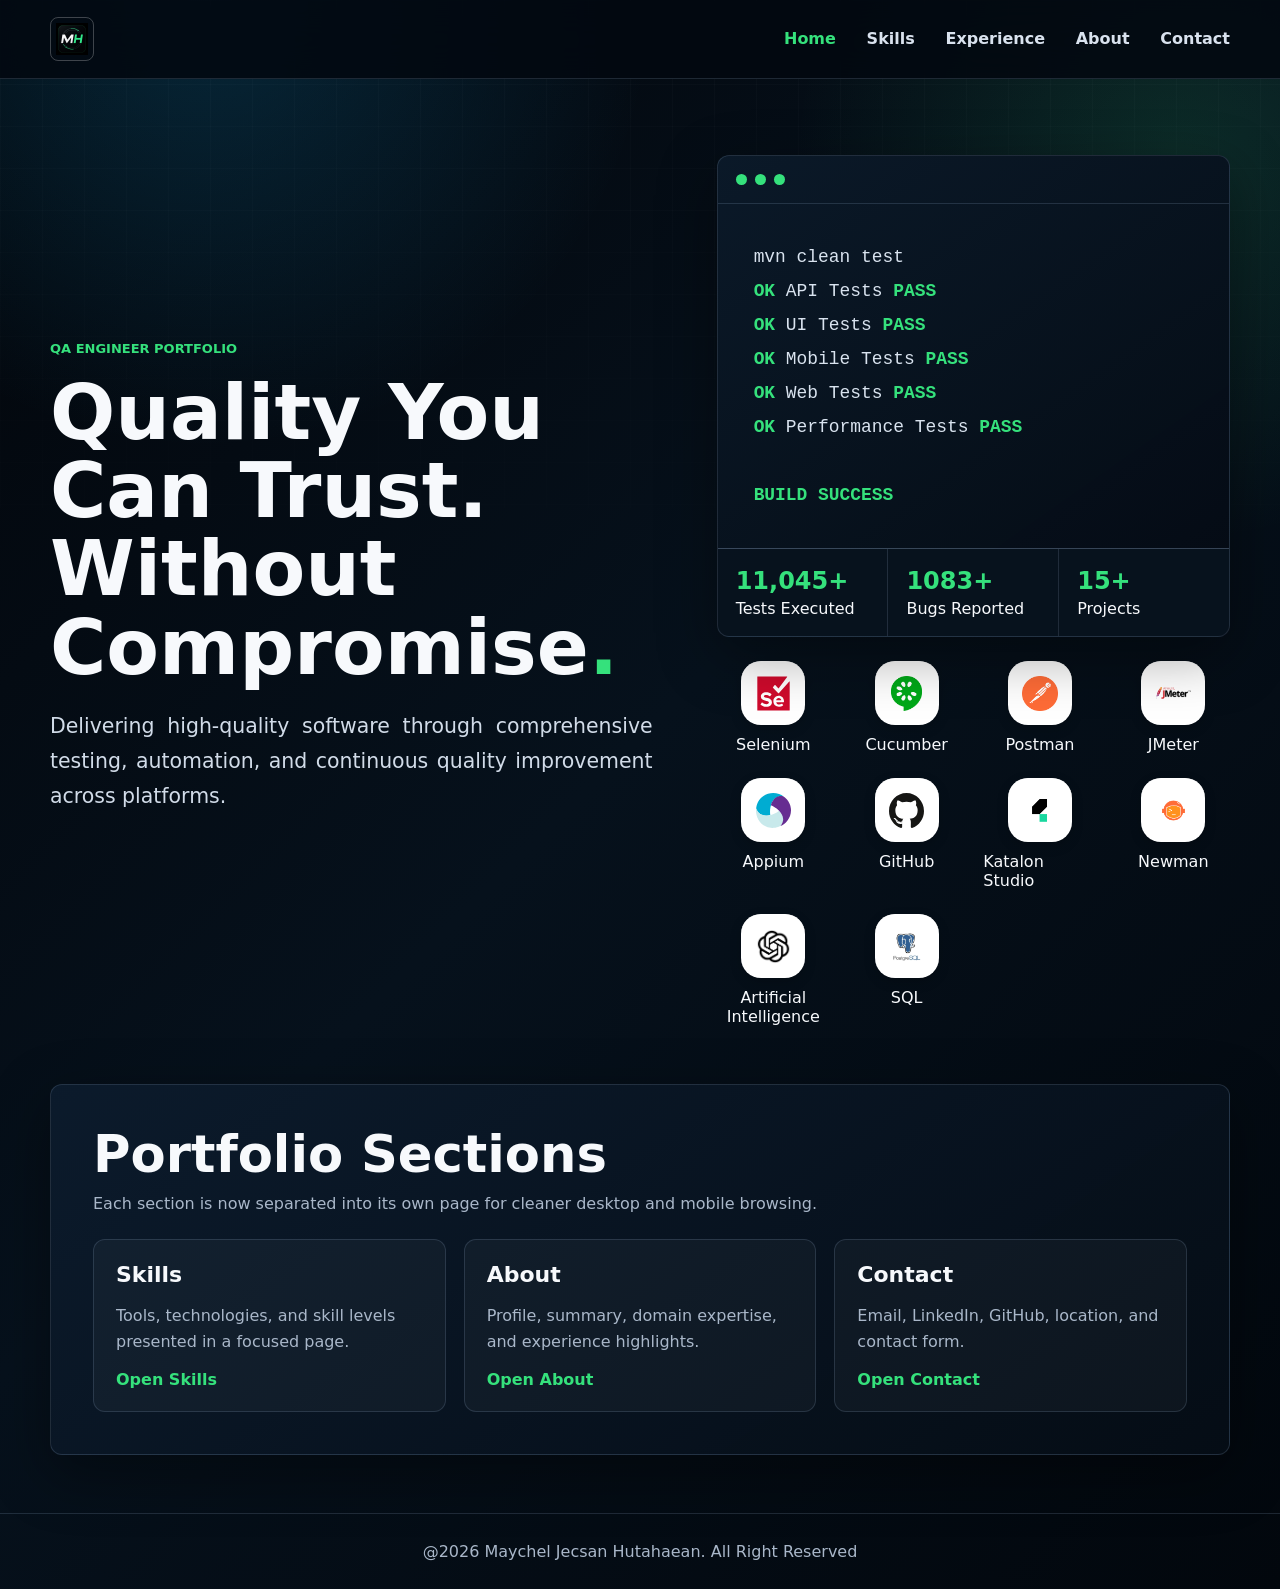
<file: outputs/index.html>
<!doctype html>
<html lang="en">
  <head>
    <meta charset="utf-8" />
    <meta name="viewport" content="width=device-width, initial-scale=1" />
    <title>Maychel Hutahaean | QA Automation Portfolio</title>
    <meta name="description" content="QA automation portfolio for Maychel Hutahaean." />
    <link rel="icon" href="assets/images/favicon.ico" />
    <link rel="stylesheet" href="styles.css" />
  </head>
  <body>
    <header class="nav-wrap">
      <nav class="site nav" aria-label="Primary navigation">
        <a class="brand" href="index.html" aria-label="Home">
          <img src="assets/images/favicon.ico" alt="MH logo" width="32" height="32" />
        </a>
        <button class="mobile-toggle" type="button" aria-label="Open menu"><span></span></button>
        <div class="nav-links">
          <a class="active" href="index.html">Home</a>
          <!-- <a href="projects.html">Projects</a> -->
          <!-- <a href="reports.html">Reports</a> -->
          <!-- <a href="documents.html">Documents</a> -->
          <a href="skills.html">Skills</a>
          <a href="experience.html">Experience</a>
          <a href="about.html">About</a>
          <a href="contact.html">Contact</a>
        </div>
        <!-- <a class="btn" href="assets/docs/cv-maychel-hutahaean.pdf" download>Download CV</a> -->
      </nav>
    </header>

    <main class="site main">
      <section class="hero">
        <div>
          <span class="eyebrow">QA Engineer Portfolio</span>
          <h1>Quality You Can Trust. Without Compromise<span>.</span></h1>
          <p class="lead">
            Delivering high-quality software through comprehensive testing, automation, and continuous quality improvement across platforms.
          </p>
          <div class="actions">
            <!-- <a class="btn primary" href="projects.html">View Projects</a> -->
            <!-- <a class="btn secondary" href="reports.html">Explore Reports</a> -->
          </div>
        </div>

        <div>
          <div class="terminal-card">
            <div class="terminal-top"><span></span><span></span><span></span></div>
            <div class="terminal">
              mvn clean test<br />
              <b>OK</b> API Tests <b>PASS</b><br />
              <b>OK</b> UI Tests <b>PASS</b><br />
              <b>OK</b> Mobile Tests <b>PASS</b><br />
              <b>OK</b> Web Tests <b>PASS</b><br />
              <b>OK</b> Performance Tests <b>PASS</b><br />
              <br />
              <b>BUILD SUCCESS</b>
            </div>
            <div class="hero-metric">
              <div><strong>11,045+</strong><span>Tests Executed</span></div>
              <div><strong>1083+</strong><span>Bugs Reported</span></div>
              <div><strong>15+</strong><span>Projects</span></div>
            </div>
          </div>

          <div class="tool-strip" aria-label="Tools">

  <div class="tool">
    <div class="tool-icon">
      <img src="assets/tools/selenium.svg" alt="Selenium">
    </div>
    <span>Selenium</span>
  </div>

  <div class="tool">
    <div class="tool-icon">
      <img src="assets/tools/cucumber-seeklogo.png" alt="Cucumber">
    </div>
    <span>Cucumber</span>
  </div>

  <div class="tool">
    <div class="tool-icon">
      <img src="assets/tools/postman-seeklogo.png" alt="Postman">
    </div>
    <span>Postman</span>
  </div>

  <div class="tool">
    <div class="tool-icon">
      <img src="assets/tools/jmeter-seeklogo.svg" alt="JMeter">
    </div>
    <span>JMeter</span>
  </div>

  <div class="tool">
    <div class="tool-icon">
      <img src="assets/tools/appium.svg" alt="Appium">
    </div>
    <span>Appium</span>
  </div>

  <div class="tool">
    <div class="tool-icon">
      <img src="assets/tools/github.svg" alt="GitHub">
    </div>
    <span>GitHub</span>
  </div>

  <div class="tool">
    <div class="tool-icon">
      <img src="assets/tools/katalon.png" alt="Katalon">
    </div>
    <span>Katalon Studio</span>
  </div>

  <div class="tool">
    <div class="tool-icon">
      <img src="assets/tools/newman.png" alt="Newman">
    </div>
    <span>Newman</span>
  </div>

  <div class="tool">
    <div class="tool-icon">
      <img src="assets/tools/artifical.png" alt="AI">
    </div>
    <span><center>Artificial <br>Intelligence</center></span>
  </div>

  <div class="tool">
    <div class="tool-icon">
      <img src="assets/tools/sql.png" alt="SQL">
    </div>
    <span>SQL</span>
  </div>

</div>
        </div>
      </section>

      <section class="panel">
        <div class="section-head">
          <div>
            
            <h2>Portfolio Sections</h2>
            <p>Each section is now separated into its own page for cleaner desktop and mobile browsing.</p>
          </div>
        </div>
        <div class="preview-grid">
          <!-- <a class="preview-card" href="projects.html"><h3>Projects</h3><p>Automation framework, API, web, mobile, and performance examples.</p><span class="text-link">Open Projects</span></a> -->
          <a class="preview-card" href="skills.html"><h3>Skills</h3><p>Tools, technologies, and skill levels presented in a focused page.</p><span class="text-link">Open Skills</span></a>
          <!-- <a class="preview-card" href="documents.html"><h3>Documents</h3><p>Download CV, test plan, test cases, RTM, reports, and collections.</p><span class="text-link">Open Documents</span></a> -->
          <a class="preview-card" href="about.html"><h3>About</h3><p>Profile, summary, domain expertise, and experience highlights.</p><span class="text-link">Open About</span></a>
          <!-- <a class="preview-card" href="reports.html"><h3>Reports</h3><p>Allure, Extent, Newman, and JMeter report samples.</p><span class="text-link">Open Reports</span></a> -->
          <a class="preview-card" href="contact.html"><h3>Contact</h3><p>Email, LinkedIn, GitHub, location, and contact form.</p><span class="text-link">Open Contact</span></a>
        </div>
      </section>
    </main>

    <footer class="footer">
      <div class="site footer-inner">
        <span>@2026 Maychel Jecsan Hutahaean. All Right Reserved</span>
      </div>
    </footer>
    <script src="script.js"></script>
  </body>
</html>
</file>
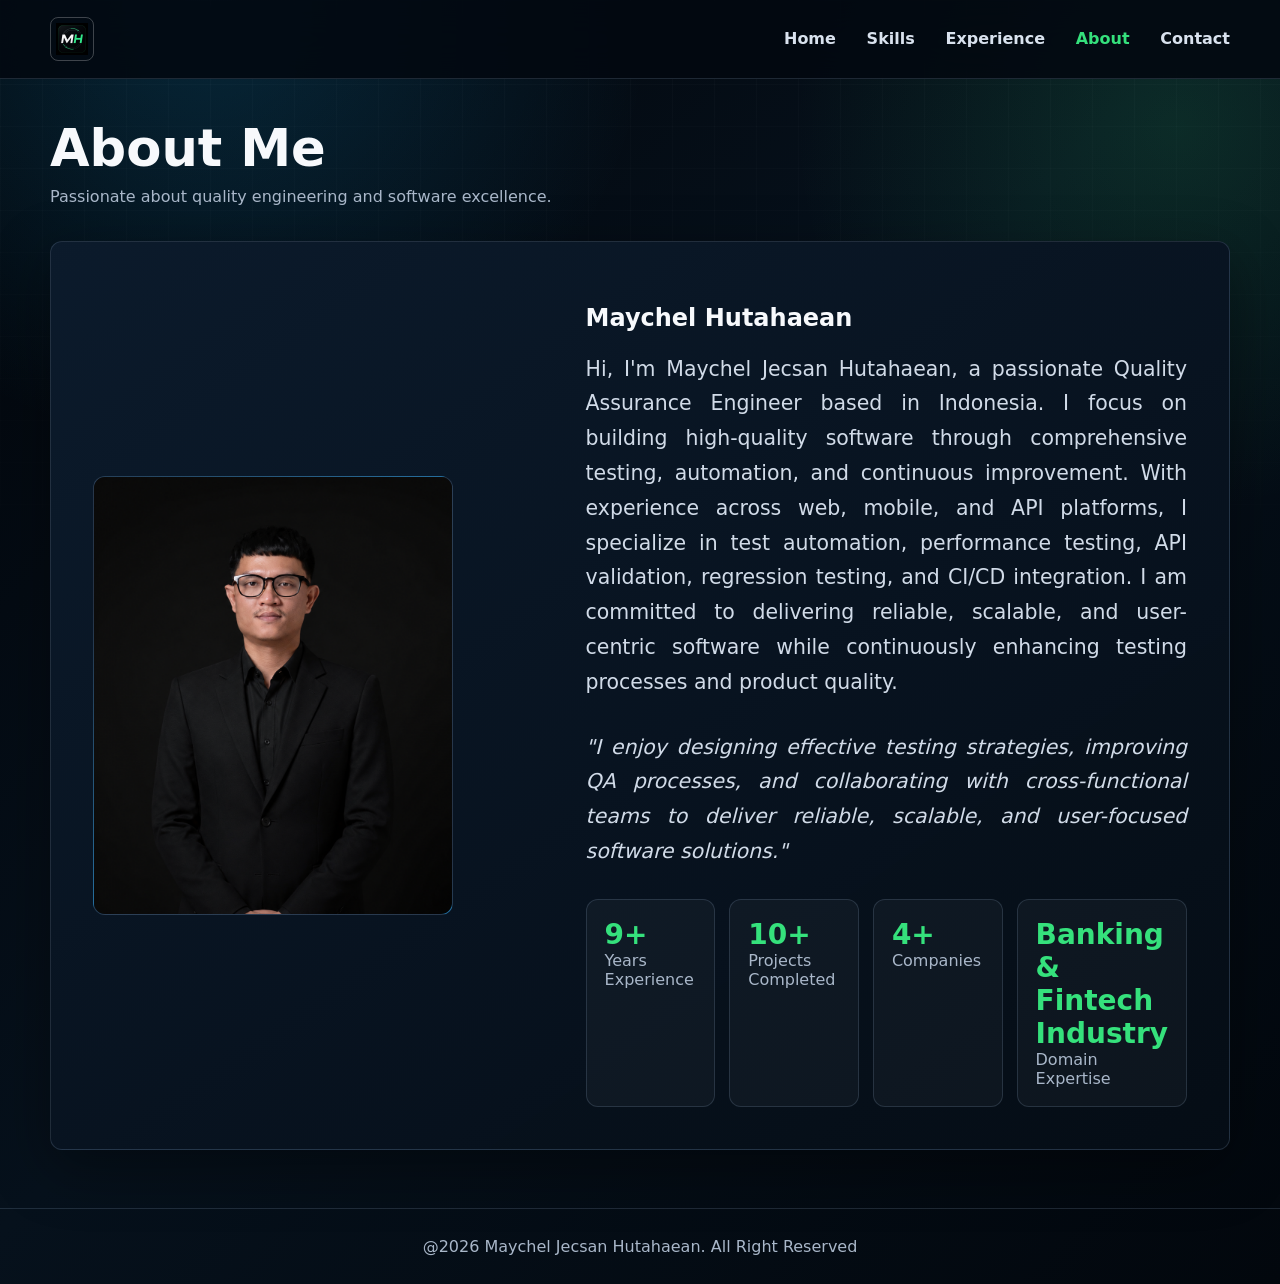
<file: outputs/about.html>
<!doctype html>
<html lang="en">
  <head>
    <meta charset="utf-8" />
    <meta name="viewport" content="width=device-width, initial-scale=1" />
    <title>About | Maychel Hutahaean</title>
    <link rel="icon" href="assets/images/favicon.ico" />
    <link rel="stylesheet" href="styles.css" />
  </head>
  <body>
    <header class="nav-wrap">
      <nav class="site nav" aria-label="Primary navigation">
        <a class="brand" href="index.html" aria-label="Home">
          <img src="assets/images/favicon.ico" alt="MH logo" width="32" height="32" />
        </a>
        <button class="mobile-toggle" type="button" aria-label="Open menu"><span></span></button>
        <div class="nav-links">
          <a href="index.html">Home</a>
          <!-- <a href="projects.html">Projects</a> -->
          <!-- <a href="reports.html">Reports</a> -->
          <!-- <a href="documents.html">Documents</a> -->
          <a href="skills.html">Skills</a>
          <a href="experience.html">Experience</a>
          <a class="active" href="about.html">About</a>
          <a href="contact.html">Contact</a>
        </div>
        <!-- <a class="btn" href="assets/docs/cv-maychel-hutahaean.pdf" download>Download CV</a> -->
      </nav>
    </header>
    <main class="site main">
      <div class="page-title"><h1>About Me</h1><p>Passionate about quality engineering and software excellence.</p></div>
      <section class="panel grid-2">
        <div class="portrait">
          <img data-profile-image src="assets/images/profile.jpg" alt="Maychel Hutahaean profile photo" />
          <div data-profile-fallback class="portrait-placeholder">MH</div>
        </div>
        <div>
          <h2>Maychel Hutahaean</h2>
          <p class="lead">
            Hi, I'm Maychel Jecsan Hutahaean, a passionate Quality Assurance Engineer based in Indonesia. 
            I focus on building high-quality software through comprehensive testing, automation, and continuous improvement. 
            With experience across web, mobile, and API platforms, I specialize in test automation, performance testing, API validation, regression testing, and CI/CD integration. 
            I am committed to delivering reliable, scalable, and user-centric software while continuously enhancing testing processes and product quality.
          </p>
          <p class="about-text">
            <i>"I enjoy designing effective testing strategies, improving QA processes, and collaborating with cross-functional teams to deliver reliable, scalable, and user-focused software solutions."</i>
          </p>
          <div class="facts">
            <div class="fact"><strong>9+</strong><span>Years Experience</span></div>
            <div class="fact"><strong>10+</strong><span>Projects Completed</span></div>
            <div class="fact"><strong>4+</strong><span>Companies</span></div>
            <div class="fact"><strong>Banking & Fintech Industry</strong><span>Domain Expertise</span></div>
          </div>
        </div>
      </section>
    </main>
    <footer class="footer"><div class="site footer-inner"><span>@2026 Maychel Jecsan Hutahaean. All Right Reserved</span></div></footer>
    <script src="script.js"></script>
  </body>
</html>
</file>
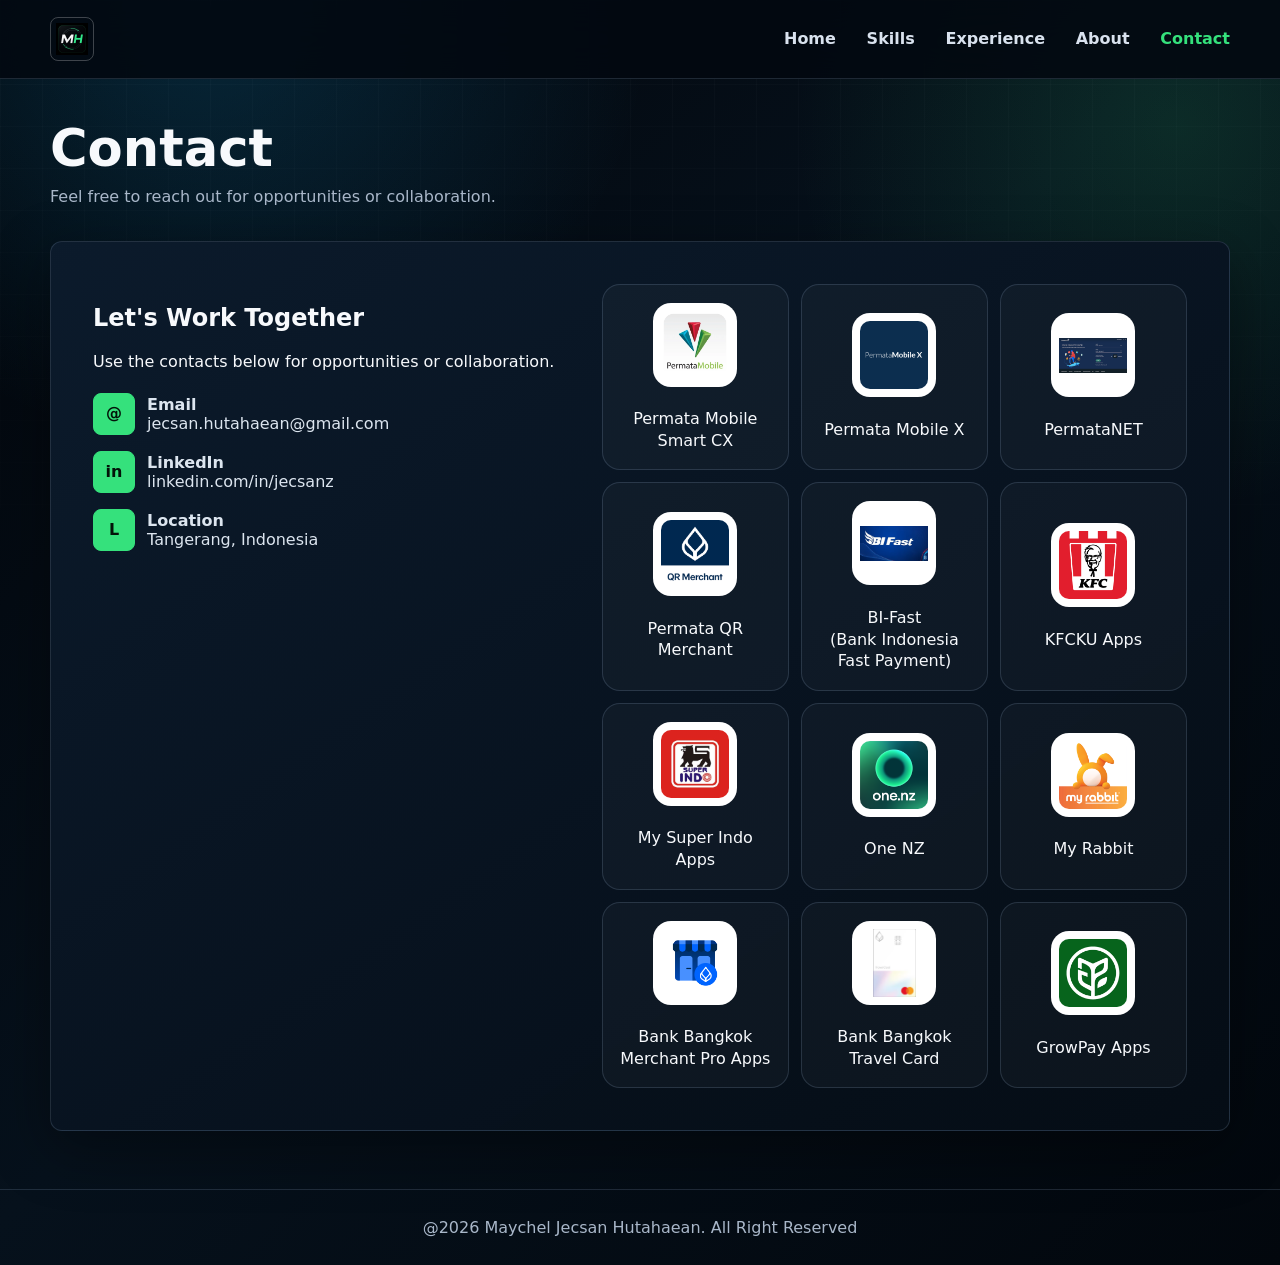
<file: outputs/contact.html>
<!doctype html>
<html lang="en">
  <head><meta charset="utf-8" /><meta name="viewport" content="width=device-width, initial-scale=1" /><title>Contact | Maychel Hutahaean</title><link rel="icon" href="assets/images/favicon.ico" />
    <link rel="stylesheet" href="styles.css" /></head>
  <body>
    <header class="nav-wrap"><nav class="site nav" aria-label="Primary navigation"><a class="brand" href="index.html" aria-label="Home">
          <img src="assets/images/favicon.ico" alt="MH logo" width="32" height="32" />
        </a><button class="mobile-toggle" type="button" aria-label="Open menu"><span></span></button>
<div class="nav-links">
          <a href="index.html">Home</a>
          <!-- <a href="projects.html">Projects</a> -->
          <!-- <a href="reports.html">Reports</a> -->
          <!-- <a href="documents.html">Documents</a> -->
          <a href="skills.html">Skills</a>
          <a href="experience.html">Experience</a>
          <a href="about.html">About</a>
          <a class="active" href="contact.html">Contact</a>
        </div>
        <!-- <a class="btn" href="assets/docs/cv-maychel-hutahaean.pdf" download>Download CV</a> -->
      </nav></header>
    <main class="site main">
      <div class="page-title"><h1>Contact</h1><p>Feel free to reach out for opportunities or collaboration.</p></div>
      <section class="panel contact-layout">
        <div>
          <h2>Let's Work Together</h2>
          <p>Use the contacts below for opportunities or collaboration.</p>
          <div class="contact-list">
            <div class="contact-item"><span class="contact-icon">@</span><span><strong>Email</strong><br />jecsan.hutahaean@gmail.com</span></div>
            <div class="contact-item"><span class="contact-icon">in</span><span><strong>LinkedIn</strong><br />linkedin.com/in/jecsanz</span></div>
            <!-- <div class="contact-item"><span class="contact-icon">G</span><span><strong>GitHub</strong><br />github.com/</span></div> -->
            <div class="contact-item"><span class="contact-icon">L</span><span><strong>Location</strong><br />Tangerang, Indonesia</span></div>
          </div>
        </div>
        <div class="logo-showcase" aria-label="Project logos">
          
          <div class="logo-card"><img src="assets/logos/project-10.png" alt="Project 10 logo" onerror="this.remove()" /><span>Project 10</span><br>Permata Mobile Smart CX</div>
          <div class="logo-card"><img src="assets/logos/project-01.png" alt="Project 1 logo" onerror="this.remove()" /><span>Project 1</span><br>Permata Mobile X</div>
          <div class="logo-card"><img src="assets/logos/project-09.png" alt="Project 9 logo" onerror="this.remove()" /><span>Project 9</span><br>PermataNET</div>
          <div class="logo-card"><img src="assets/logos/project-02.png" alt="Project 2 logo" onerror="this.remove()" /><span>Project 2</span><br>Permata QR Merchant</div>
          <div class="logo-card"><img src="assets/logos/project-03.png" alt="Project 3 logo" onerror="this.remove()" /><span>Project 3</span><br>BI-Fast <br>(Bank Indonesia Fast Payment)</div>
          <div class="logo-card"><img src="assets/logos/project-04.png" alt="Project 4 logo" onerror="this.remove()" /><span>Project 4</span><br>KFCKU Apps</div>
          <div class="logo-card"><img src="assets/logos/project-07.png" alt="Project 7 logo" onerror="this.remove()" /><span>Project 7</span><br>My Super Indo Apps</div>
          <div class="logo-card"><img src="assets/logos/project-11.png" alt="Project 11 logo" onerror="this.remove()" /><span>Project 11</span><br>One NZ</div>
          <div class="logo-card"><img src="assets/logos/project-08.png" alt="Project 8 logo" onerror="this.remove()" /><span>Project 8</span><br>My Rabbit</div>
          <div class="logo-card"><img src="assets/logos/project-05.png" alt="Project 5 logo" onerror="this.remove()" /><span>Project 5</span><br>Bank Bangkok <br>Merchant Pro Apps</div>
          <div class="logo-card"><img src="assets/logos/project-12.png" alt="Project 12 logo" onerror="this.remove()" /><span>Project 12</span><br>Bank Bangkok <br>Travel Card</div>
          <div class="logo-card"><img src="assets/logos/project-06.png" alt="Project 6 logo" onerror="this.remove()" /><span>Project 6</span><br>GrowPay Apps</div>
        </div>
      </section>
    </main>
    <footer class="footer"><div class="site footer-inner"><span>@2026 Maychel Jecsan Hutahaean. All Right Reserved</span></div></footer>
    <script src="script.js"></script>
  </body>
</html>
</file>
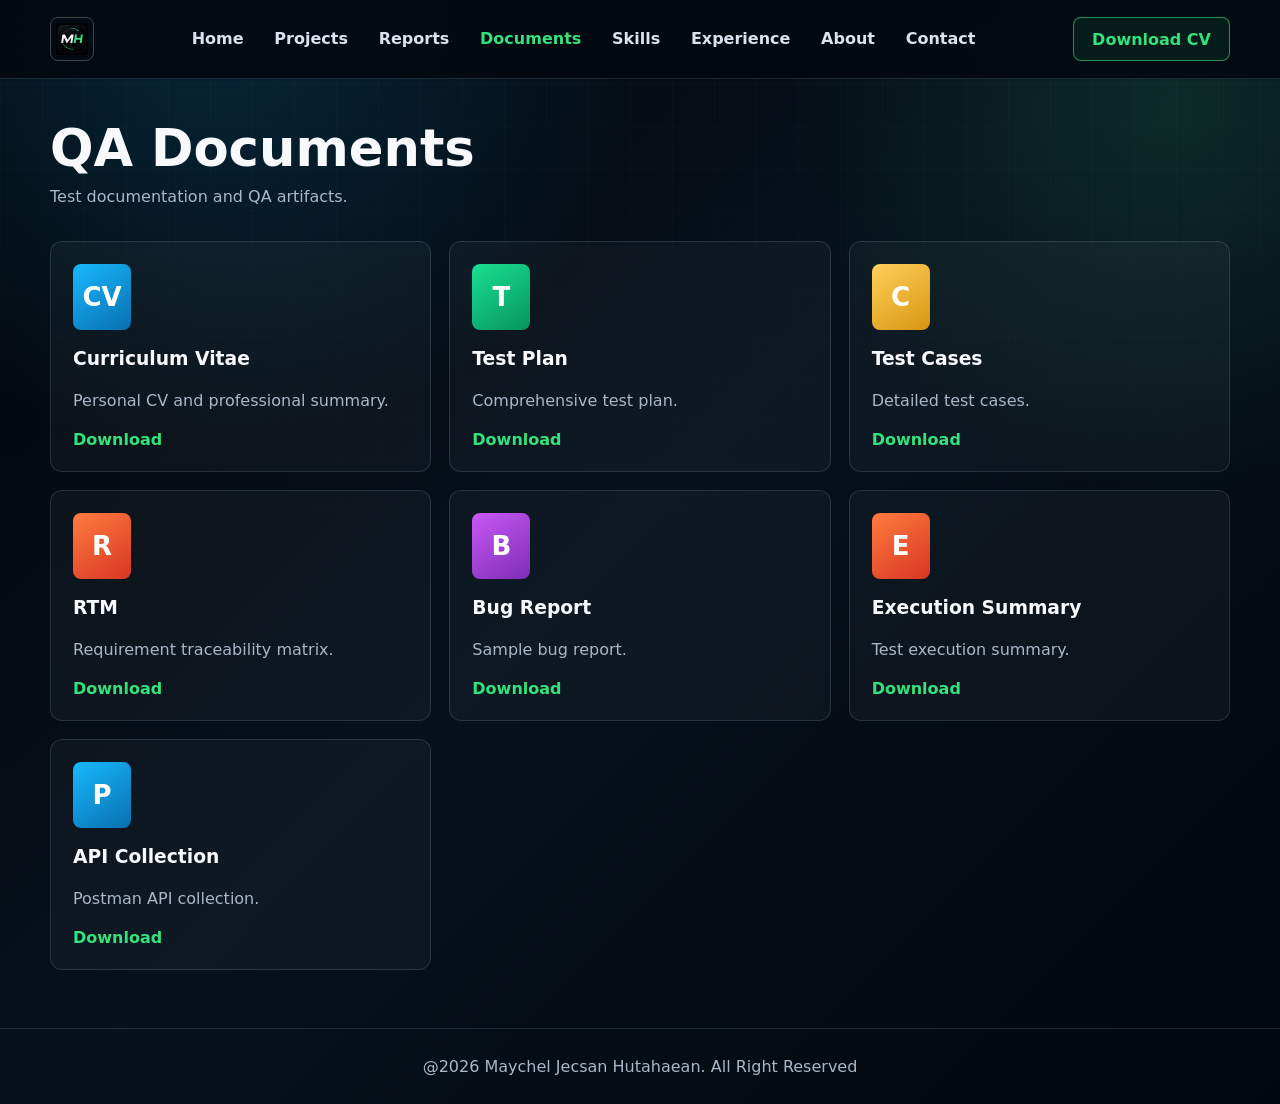
<file: outputs/documents.html>
<!doctype html>
<html lang="en">
  <head><meta charset="utf-8" /><meta name="viewport" content="width=device-width, initial-scale=1" /><title>Documents | Maychel Hutahaean</title><link rel="icon" href="assets/images/favicon.ico" />
    <link rel="stylesheet" href="styles.css" /></head>
  <body>
    <header class="nav-wrap"><nav class="site nav" aria-label="Primary navigation"><a class="brand" href="index.html" aria-label="Home">
          <img src="assets/images/favicon.ico" alt="MH logo" width="32" height="32" />
        </a><button class="mobile-toggle" type="button" aria-label="Open menu"><span></span></button><div class="nav-links"><a href="index.html">Home</a><a href="projects.html">Projects</a><a href="reports.html">Reports</a><a class="active" href="documents.html">Documents</a><a href="skills.html">Skills</a><a href="experience.html">Experience</a><a href="about.html">About</a><a href="contact.html">Contact</a></div><a class="btn" href="assets/docs/cv-maychel-hutahaean.pdf" download>Download CV</a></nav></header>
    <main class="site main">
      <div class="page-title"><h1>QA Documents</h1><p>Test documentation and QA artifacts.</p></div>
      <section class="doc-grid">
        <article class="doc-card"><div class="doc-icon">CV</div><h3>Curriculum Vitae</h3><p>Personal CV and professional summary.</p><a class="text-link" href="assets/docs/cv-maychel-hutahaean.pdf" download>Download</a></article>
        <article class="doc-card"><div class="doc-icon">T</div><h3>Test Plan</h3><p>Comprehensive test plan.</p><a class="text-link" href="assets/docs/test-plan.pdf" download>Download</a></article>
        <article class="doc-card"><div class="doc-icon">C</div><h3>Test Cases</h3><p>Detailed test cases.</p><a class="text-link" href="assets/docs/test-cases.xlsx" download>Download</a></article>
        <article class="doc-card"><div class="doc-icon">R</div><h3>RTM</h3><p>Requirement traceability matrix.</p><a class="text-link" href="assets/docs/rtm.xlsx" download>Download</a></article>
        <article class="doc-card"><div class="doc-icon">B</div><h3>Bug Report</h3><p>Sample bug report.</p><a class="text-link" href="assets/docs/bug-report.pdf" download>Download</a></article>
        <article class="doc-card"><div class="doc-icon">E</div><h3>Execution Summary</h3><p>Test execution summary.</p><a class="text-link" href="assets/docs/execution-summary.pdf" download>Download</a></article>
        <article class="doc-card"><div class="doc-icon">P</div><h3>API Collection</h3><p>Postman API collection.</p><a class="text-link" href="assets/docs/api-collection.json" download>Download</a></article>
      </section>
    </main>
    <footer class="footer"><div class="site footer-inner"><span>@2026 Maychel Jecsan Hutahaean. All Right Reserved</span></div></footer>
    <script src="script.js"></script>
  </body>
</html>
</file>
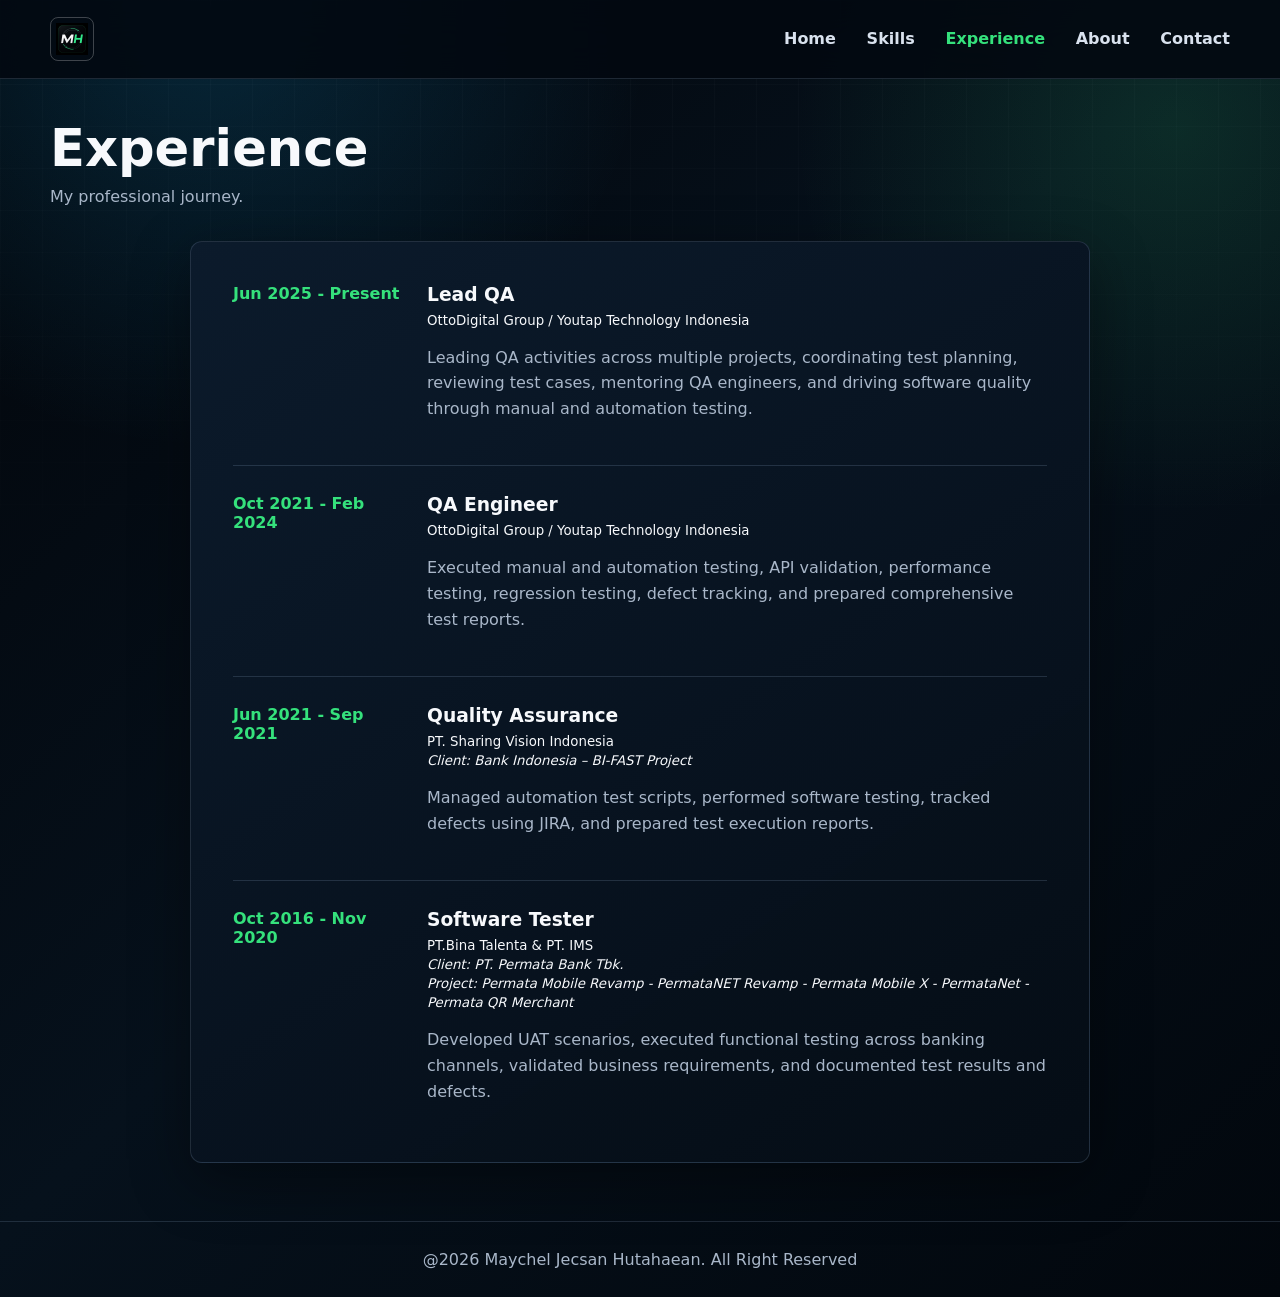
<file: outputs/experience.html>
<!doctype html>
<html lang="en">
  <head><meta charset="utf-8" /><meta name="viewport" content="width=device-width, initial-scale=1" /><title>Experience | Maychel Hutahaean</title><link rel="icon" href="assets/images/favicon.ico" />
    <link rel="stylesheet" href="styles.css" /></head>
  <body>
    <header class="nav-wrap"><nav class="site nav" aria-label="Primary navigation"><a class="brand" href="index.html" aria-label="Home">
          <img src="assets/images/favicon.ico" alt="MH logo" width="32" height="32" />
        </a><button class="mobile-toggle" type="button" aria-label="Open menu"><span></span></button>
<div class="nav-links">
          <a href="index.html">Home</a>
          <!-- <a href="projects.html">Projects</a> -->
          <!-- <a href="reports.html">Reports</a> -->
          <!-- <a href="documents.html">Documents</a> -->
          <a href="skills.html">Skills</a>
          <a class="active" href="experience.html">Experience</a>
          <a href="about.html">About</a>
          <a href="contact.html">Contact</a>
        </div>
        <!-- <a class="btn" href="assets/docs/cv-maychel-hutahaean.pdf" download>Download CV</a> -->
      </nav></header>
    <main class="site main">
      <div class="page-title"><h1>Experience</h1><p>My professional journey.</p></div>
      <section class="panel timeline">

  <div class="time-item">
    <div class="date">Jun 2025 - Present</div>
    <div class="role">
      <h3>Lead QA</h3>
      <small>OttoDigital Group / Youtap Technology Indonesia</small>
      <p>
        Leading QA activities across multiple projects, coordinating test planning,
        reviewing test cases, mentoring QA engineers, and driving software quality
        through manual and automation testing.
      </p>
    </div>
  </div>

  <div class="time-item">
    <div class="date">Oct 2021 - Feb 2024</div>
    <div class="role">
      <h3>QA Engineer</h3>
      <small>OttoDigital Group / Youtap Technology Indonesia</small>
      <p>
        Executed manual and automation testing, API validation, performance testing,
        regression testing, defect tracking, and prepared comprehensive test reports.
      </p>
    </div>
  </div>

  <div class="time-item">
    <div class="date">Jun 2021 - Sep 2021</div>
    <div class="role">
      <h3>Quality Assurance</h3>
      <small>PT. Sharing Vision Indonesia <br>
      <i>Client: Bank Indonesia – BI-FAST Project</i></small>
      <p>
        Managed automation test scripts, performed software testing, tracked defects
        using JIRA, and prepared test execution reports.
      </p>
    </div>
  </div>

  <div class="time-item">
    <div class="date">Oct 2016 - Nov 2020</div>
    <div class="role">
      <h3>Software Tester</h3>
      <small>PT.Bina Talenta & PT. IMS <br>
      <i>Client: PT. Permata Bank Tbk.<br>
        Project: Permata Mobile Revamp - PermataNET Revamp - Permata Mobile X - PermataNet - Permata QR Merchant</i></small>
      <p>
        Developed UAT scenarios, executed functional testing across banking channels,
        validated business requirements, and documented test results and defects.
      </p>
    </div>
  </div>

</section>
    </main>
    <footer class="footer"><div class="site footer-inner"><span>@2026 Maychel Jecsan Hutahaean. All Right Reserved</span></div></footer>
    <script src="script.js"></script>
  </body>
</html>
</file>
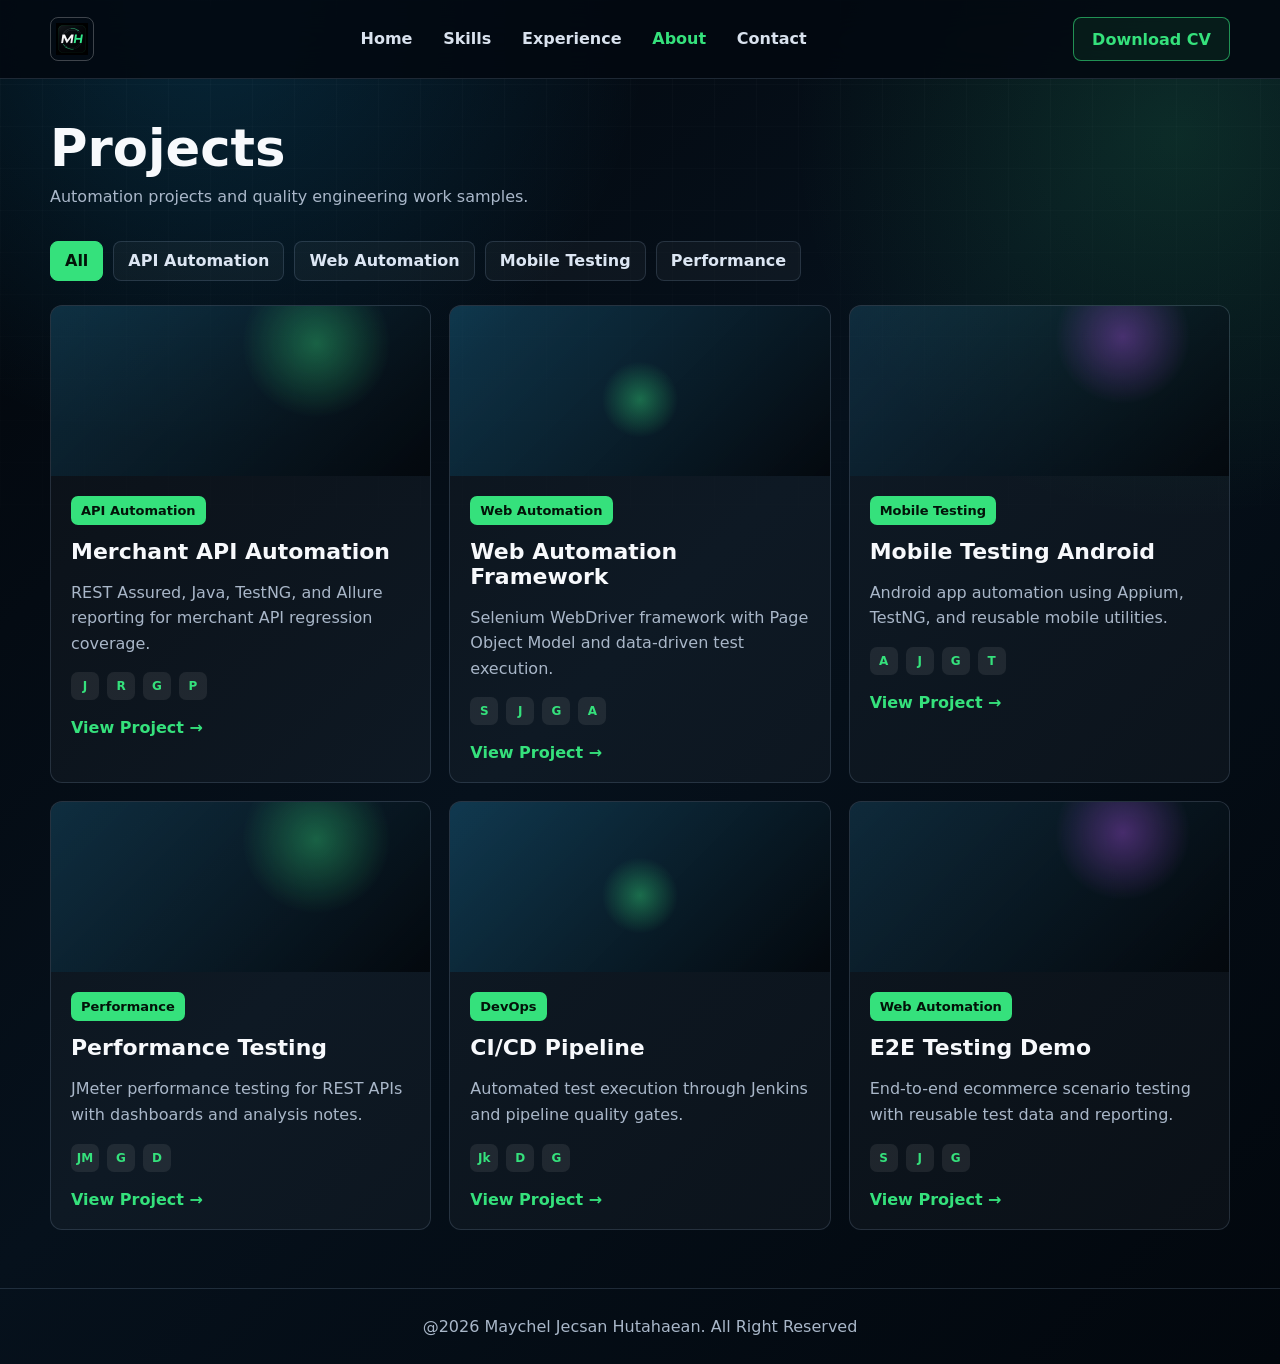
<file: outputs/projects.html>
<!doctype html>
<html lang="en">
  <head>
    <meta charset="utf-8" />
    <meta name="viewport" content="width=device-width, initial-scale=1" />
    <title>Projects | Maychel Hutahaean</title>
    <link rel="icon" href="assets/images/favicon.ico" />
    <link rel="stylesheet" href="styles.css" />
  </head>
  <body>
    <header class="nav-wrap">
      <nav class="site nav" aria-label="Primary navigation">
        <a class="brand" href="index.html" aria-label="Home">
          <img src="assets/images/favicon.ico" alt="MH logo" width="32" height="32" />
        </a>
        <button class="mobile-toggle" type="button" aria-label="Open menu"><span></span></button>
        <div class="nav-links">
          <a href="index.html">Home</a>
          <!-- <a href="projects.html">Projects</a> -->
          <!-- <a href="reports.html">Reports</a> -->
          <!-- <a href="documents.html">Documents</a> -->
          <a href="skills.html">Skills</a>
          <a href="experience.html">Experience</a>
          <a class="active" href="about.html">About</a>
          <a href="contact.html">Contact</a>
        </div>
        <a class="btn" href="assets/docs/cv-maychel-hutahaean.pdf" download>Download CV</a>
      </nav>
    </header>
    <main class="site main">
      <div class="page-title"><h1>Projects</h1><p>Automation projects and quality engineering work samples.</p></div>
      <div class="project-filter">
        <button class="chip active" data-filter="all">All</button>
        <button class="chip" data-filter="api">API Automation</button>
        <button class="chip" data-filter="web">Web Automation</button>
        <button class="chip" data-filter="mobile">Mobile Testing</button>
        <button class="chip" data-filter="performance">Performance</button>
      </div>
      <section class="project-grid">
        <article class="project-card" data-category="api"><div class="project-image"></div><div class="card-body"><span class="tag">API Automation</span><h3>Merchant API Automation</h3><p>REST Assured, Java, TestNG, and Allure reporting for merchant API regression coverage.</p><div class="mini-icons"><span>J</span><span>R</span><span>G</span><span>P</span></div><a class="text-link" href="#">View Project &rarr;</a></div></article>
        <article class="project-card" data-category="web"><div class="project-image"></div><div class="card-body"><span class="tag">Web Automation</span><h3>Web Automation Framework</h3><p>Selenium WebDriver framework with Page Object Model and data-driven test execution.</p><div class="mini-icons"><span>S</span><span>J</span><span>G</span><span>A</span></div><a class="text-link" href="#">View Project &rarr;</a></div></article>
        <article class="project-card" data-category="mobile"><div class="project-image"></div><div class="card-body"><span class="tag">Mobile Testing</span><h3>Mobile Testing Android</h3><p>Android app automation using Appium, TestNG, and reusable mobile utilities.</p><div class="mini-icons"><span>A</span><span>J</span><span>G</span><span>T</span></div><a class="text-link" href="#">View Project &rarr;</a></div></article>
        <article class="project-card" data-category="performance"><div class="project-image"></div><div class="card-body"><span class="tag">Performance</span><h3>Performance Testing</h3><p>JMeter performance testing for REST APIs with dashboards and analysis notes.</p><div class="mini-icons"><span>JM</span><span>G</span><span>D</span></div><a class="text-link" href="#">View Project &rarr;</a></div></article>
        <article class="project-card" data-category="api web"><div class="project-image"></div><div class="card-body"><span class="tag">DevOps</span><h3>CI/CD Pipeline</h3><p>Automated test execution through Jenkins and pipeline quality gates.</p><div class="mini-icons"><span>Jk</span><span>D</span><span>G</span></div><a class="text-link" href="#">View Project &rarr;</a></div></article>
        <article class="project-card" data-category="web"><div class="project-image"></div><div class="card-body"><span class="tag">Web Automation</span><h3>E2E Testing Demo</h3><p>End-to-end ecommerce scenario testing with reusable test data and reporting.</p><div class="mini-icons"><span>S</span><span>J</span><span>G</span></div><a class="text-link" href="#">View Project &rarr;</a></div></article>
      </section>
    </main>
    <footer class="footer"><div class="site footer-inner"><span>@2026 Maychel Jecsan Hutahaean. All Right Reserved</span></div></footer>
    <script src="script.js"></script>
  </body>
</html>
</file>
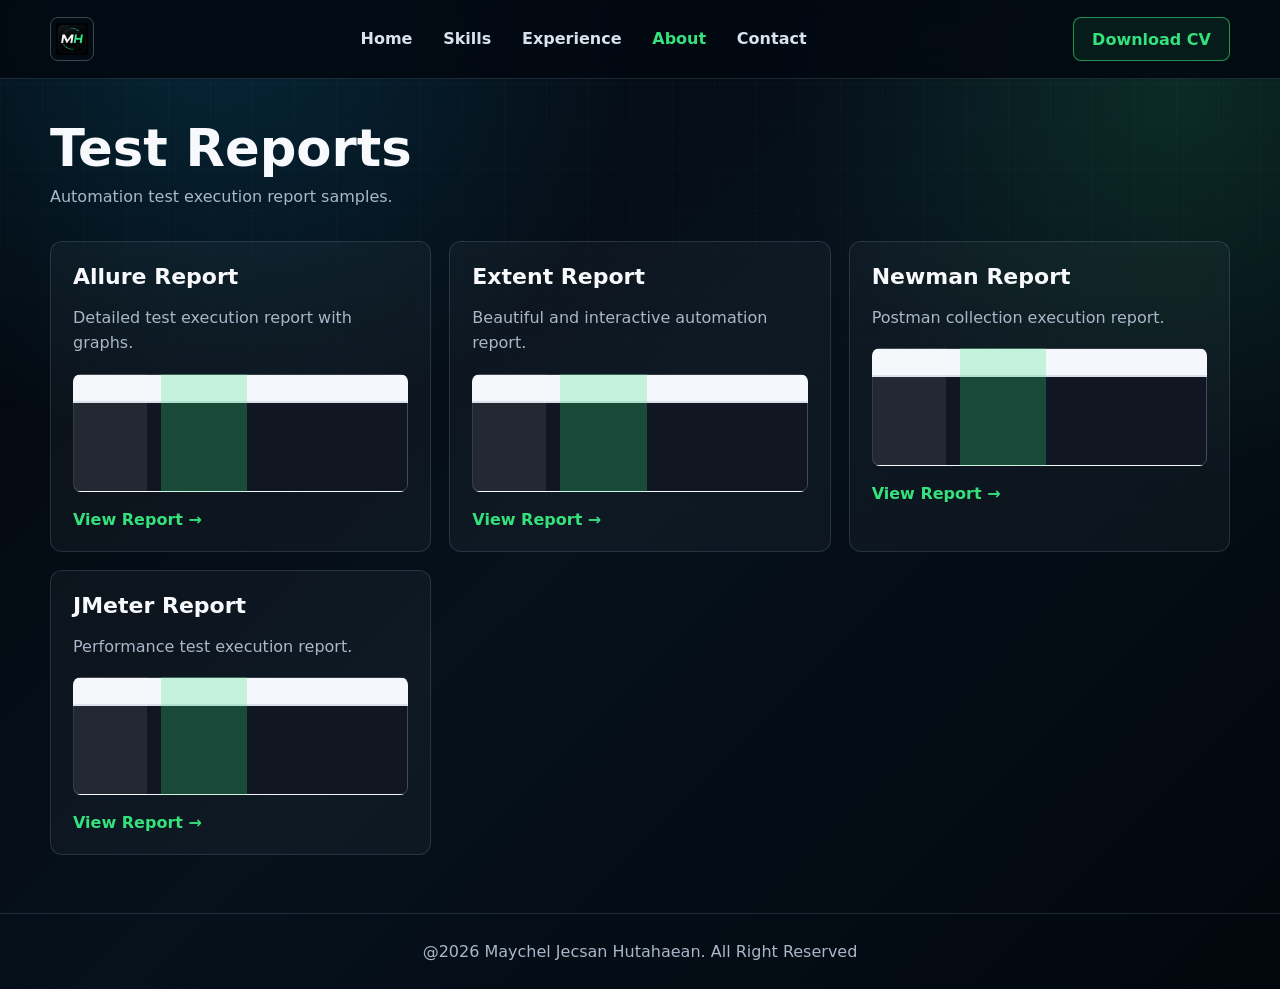
<file: outputs/reports.html>
<!doctype html>
<html lang="en">
  <head><meta charset="utf-8" /><meta name="viewport" content="width=device-width, initial-scale=1" /><title>Reports | Maychel Hutahaean</title><link rel="icon" href="assets/images/favicon.ico" />
    <link rel="stylesheet" href="styles.css" /></head>
  <body>
    <header class="nav-wrap"><nav class="site nav" aria-label="Primary navigation"><a class="brand" href="index.html" aria-label="Home">
          <img src="assets/images/favicon.ico" alt="MH logo" width="32" height="32" />
        </a><button class="mobile-toggle" type="button" aria-label="Open menu"><span></span></button>
        <div class="nav-links">
          <a href="index.html">Home</a>
          <!-- <a href="projects.html">Projects</a> -->
          <!-- <a href="reports.html">Reports</a> -->
          <!-- <a href="documents.html">Documents</a> -->
          <a href="skills.html">Skills</a>
          <a href="experience.html">Experience</a>
          <a class="active" href="about.html">About</a>
          <a href="contact.html">Contact</a>
        </div>
        <a class="btn" href="assets/docs/cv-maychel-hutahaean.pdf" download>Download CV</a></nav></header>
    <main class="site main">
      <div class="page-title"><h1>Test Reports</h1><p>Automation test execution report samples.</p></div>
      <section class="report-grid">
        <article class="report-card"><h3>Allure Report</h3><p>Detailed test execution report with graphs.</p><div class="report-thumb"></div><a class="text-link" href="#">View Report &rarr;</a></article>
        <article class="report-card"><h3>Extent Report</h3><p>Beautiful and interactive automation report.</p><div class="report-thumb"></div><a class="text-link" href="#">View Report &rarr;</a></article>
        <article class="report-card"><h3>Newman Report</h3><p>Postman collection execution report.</p><div class="report-thumb"></div><a class="text-link" href="#">View Report &rarr;</a></article>
        <article class="report-card"><h3>JMeter Report</h3><p>Performance test execution report.</p><div class="report-thumb"></div><a class="text-link" href="#">View Report &rarr;</a></article>
      </section>
    </main>
    <footer class="footer"><div class="site footer-inner"><span>@2026 Maychel Jecsan Hutahaean. All Right Reserved</span></div></footer>
    <script src="script.js"></script>
  </body>
</html>
</file>
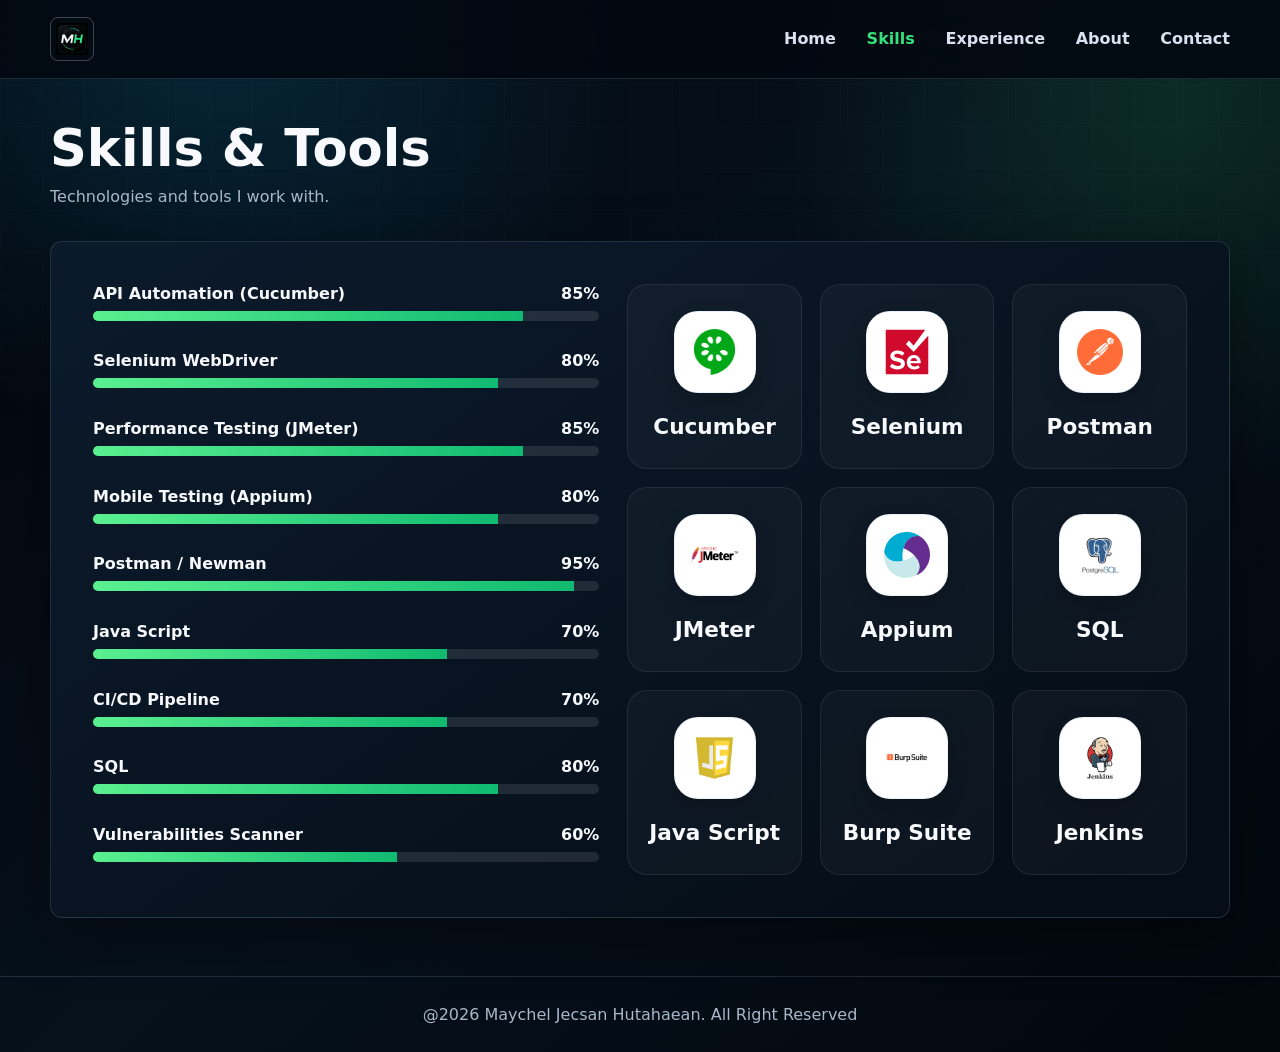
<file: outputs/skills.html>
<!doctype html>
<html lang="en">
  <head><meta charset="utf-8" /><meta name="viewport" content="width=device-width, initial-scale=1" /><title>Skills | Maychel Hutahaean</title><link rel="icon" href="assets/images/favicon.ico" />
    <link rel="stylesheet" href="styles.css" /></head>
  <body>
    <header class="nav-wrap"><nav class="site nav" aria-label="Primary navigation"><a class="brand" href="index.html" aria-label="Home"><img src="assets/images/favicon.ico" alt="MH logo" width="32" height="32" /></a><button class="mobile-toggle" type="button" aria-label="Open menu"><span></span></button>
<div class="nav-links">
          <a href="index.html">Home</a>
          <!-- <a href="projects.html">Projects</a> -->
          <!-- <a href="reports.html">Reports</a> -->
          <!-- <a href="documents.html">Documents</a> -->
          <a class="active" href="skills.html">Skills</a>
          <a href="experience.html">Experience</a>
          <a href="about.html">About</a>
          <a href="contact.html">Contact</a>
        </div>
      <!-- <a class="btn" href="assets/docs/cv-maychel-hutahaean.pdf" download>Download CV</a> -->
    </nav></header>
    <main class="site main">
      <div class="page-title"><h1>Skills & Tools</h1><p>Technologies and tools I work with.</p></div>
      <section class="panel skill-layout">
        <div class="bars">
          <div><div class="bar-head"><span>API Automation (Cucumber)</span><span>85%</span></div><div class="bar-track"><span class="bar-fill" style="--value: 85%"></span></div></div>
          <div><div class="bar-head"><span>Selenium WebDriver</span><span>80%</span></div><div class="bar-track"><span class="bar-fill" style="--value: 80%"></span></div></div>
          <div><div class="bar-head"><span>Performance Testing (JMeter)</span><span>85%</span></div><div class="bar-track"><span class="bar-fill" style="--value: 85%"></span></div></div>
          <div><div class="bar-head"><span>Mobile Testing (Appium)</span><span>80%</span></div><div class="bar-track"><span class="bar-fill" style="--value: 80%"></span></div></div>
          <div><div class="bar-head"><span>Postman / Newman</span><span>95%</span></div><div class="bar-track"><span class="bar-fill" style="--value: 95%"></span></div></div>
          <div><div class="bar-head"><span>Java Script</span><span>70%</span></div><div class="bar-track"><span class="bar-fill" style="--value: 70%"></span></div></div>
          <div><div class="bar-head"><span>CI/CD Pipeline</span><span>70%</span></div><div class="bar-track"><span class="bar-fill" style="--value: 70%"></span></div></div>
          <div><div class="bar-head"><span>SQL</span><span>80%</span></div><div class="bar-track"><span class="bar-fill" style="--value: 80%"></span></div></div>
          <div><div class="bar-head"><span>Vulnerabilities Scanner</span><span>60%</span></div><div class="bar-track"><span class="bar-fill" style="--value: 60%"></span></div></div>
        </div>
        <div class="skill-grid">

  <div class="skill-card">
    <div class="skill-logo">
      <img src="assets/skills/cucumber.png" alt="Cucumber">
    </div>
    <strong>Cucumber</strong>
  </div>

  <div class="skill-card">
    <div class="skill-logo">
      <img src="assets/skills/selenium.svg" alt="Selenium">
    </div>
    <strong>Selenium</strong>
  </div>

  <div class="skill-card">
    <div class="skill-logo">
      <img src="assets/skills/postman.png" alt="Postman">
    </div>
    <strong>Postman</strong>
  </div>

  <div class="skill-card">
    <div class="skill-logo">
      <img src="assets/skills/jmeter.png" alt="JMeter">
    </div>
    <strong>JMeter</strong>
  </div>

  <div class="skill-card">
    <div class="skill-logo">
      <img src="assets/skills/appium.svg" alt="Appium">
    </div>
    <strong>Appium</strong>
  </div>

  <div class="skill-card">
    <div class="skill-logo">
      <img src="assets/skills/sql.png" alt="SQL">
    </div>
    <strong>SQL</strong>
  </div>

  <div class="skill-card">
    <div class="skill-logo">
      <img src="assets/skills/js.png" alt="JS">
    </div>
    <strong>Java Script</strong>
  </div>

  <div class="skill-card">
    <div class="skill-logo">
      <img src="assets/skills/burpsuite.png" alt="BurpSuite">
    </div>
    <strong>Burp Suite</strong>
  </div>

  <div class="skill-card">
    <div class="skill-logo">
      <img src="assets/skills/jenkins.png" alt="Jenkin">
    </div>
    <strong>Jenkins</strong>
  </div>

</div>
      </section>
    </main>
    <footer class="footer"><div class="site footer-inner"><span>@2026 Maychel Jecsan Hutahaean. All Right Reserved</span></div></footer>
    <script src="script.js"></script>
  </body>
</html>
</file>
<file: outputs/styles.css>
:root {
  --bg: #02070d;
  --panel: #081420;
  --panel-2: #0d1b2a;
  --line: rgba(157, 183, 215, 0.18);
  --text: #f7f9fc;
  --muted: #a9b7c9;
  --soft: #748397;
  --green: #35e17c;
  --green-2: #12b96b;
  --blue: #18b9ff;
  --purple: #be57ff;
  --orange: #ff9a2f;
  --shadow: 0 18px 58px rgba(0, 0, 0, 0.38);
}

* {
  box-sizing: border-box;
}

html {
  scroll-behavior: smooth;
}

body {
  margin: 0;
  min-height: 100vh;
  color: var(--text);
  font-family:
    Inter, ui-sans-serif, system-ui, -apple-system, BlinkMacSystemFont,
    "Segoe UI", sans-serif;
  background:
    radial-gradient(circle at 16% 0%, rgba(24, 185, 255, 0.18), transparent 28rem),
    radial-gradient(circle at 92% 10%, rgba(53, 225, 124, 0.13), transparent 24rem),
    linear-gradient(135deg, #02050a, #06111c 48%, #02070d);
}

body::before {
  content: "";
  position: fixed;
  inset: 0;
  z-index: -1;
  pointer-events: none;
  background-image:
    linear-gradient(rgba(255, 255, 255, 0.025) 1px, transparent 1px),
    linear-gradient(90deg, rgba(255, 255, 255, 0.025) 1px, transparent 1px);
  background-size: 42px 42px;
  mask-image: linear-gradient(to bottom, rgba(0, 0, 0, 0.9), transparent 78%);
}

a {
  color: inherit;
  text-decoration: none;
}

img {
  display: block;
  max-width: 100%;
}

button,
input,
textarea {
  font: inherit;
}

.site {
  width: min(1180px, calc(100% - 32px));
  margin: 0 auto;
}

.nav-wrap {
  position: sticky;
  top: 0;
  z-index: 30;
  border-bottom: 1px solid var(--line);
  background: rgba(3, 9, 16, 0.88);
  backdrop-filter: blur(18px);
}

.nav {
  display: flex;
  align-items: center;
  justify-content: space-between;
  min-height: 78px;
  gap: 20px;
}

.brand {
  display: inline-grid;
  place-items: center;
  width: 44px;
  height: 44px;
  border: 1px solid rgba(255, 255, 255, 0.24);
  border-radius: 8px;
  font-weight: 900;
  letter-spacing: 0;
}

.nav-links {
  display: flex;
  align-items: center;
  justify-content: center;
  gap: clamp(16px, 2.4vw, 34px);
  color: #d9e2ee;
  font-weight: 700;
}

.nav-links a {
  line-height: 1;
}

.nav-links a:hover,
.nav-links a.active {
  color: var(--green);
}

.mobile-toggle {
  display: none;
  width: 44px;
  height: 44px;
  border: 1px solid var(--line);
  border-radius: 8px;
  color: var(--text);
  background: rgba(255, 255, 255, 0.04);
  cursor: pointer;
}

.mobile-toggle span,
.mobile-toggle::before,
.mobile-toggle::after {
  content: "";
  display: block;
  width: 20px;
  height: 2px;
  margin: 4px auto;
  border-radius: 2px;
  background: var(--text);
}

.btn {
  display: inline-flex;
  align-items: center;
  justify-content: center;
  min-height: 44px;
  padding: 0 18px;
  border: 1px solid rgba(53, 225, 124, 0.6);
  border-radius: 8px;
  color: var(--green);
  background: rgba(53, 225, 124, 0.08);
  font-weight: 900;
  cursor: pointer;
}

.btn:hover {
  border-color: var(--green);
  background: rgba(53, 225, 124, 0.15);
}

.btn.primary {
  color: #031309;
  border-color: var(--green);
  background: linear-gradient(135deg, #5df090, #28c967);
}

.btn.secondary {
  color: var(--text);
  border-color: rgba(255, 255, 255, 0.18);
  background: rgba(255, 255, 255, 0.04);
}

.main {
  padding: 42px 0 58px;
  animation: pageSlideIn 320ms ease both;
}

body.is-leaving .main {
  animation: pageSlideOut 180ms ease both;
}

@keyframes pageSlideIn {
  from {
    opacity: 0;
    transform: translateX(22px);
  }

  to {
    opacity: 1;
    transform: translateX(0);
  }
}

@keyframes pageSlideOut {
  from {
    opacity: 1;
    transform: translateX(0);
  }

  to {
    opacity: 0;
    transform: translateX(-18px);
  }
}

.hero {
  display: grid;
  grid-template-columns: minmax(0, 1.08fr) minmax(360px, 0.92fr);
  gap: clamp(28px, 5vw, 68px);
  align-items: center;
  min-height: calc(100vh - 120px);
  padding: 34px 0 58px;
}

.eyebrow {
  display: inline-flex;
  margin-bottom: 18px;
  color: var(--green);
  font-size: 13px;
  font-weight: 900;
  text-transform: uppercase;
}

h1,
h2,
h3,
p {
  overflow-wrap: anywhere;
}

h1 {
  max-width: 760px;
  margin: 0 0 22px;
  font-size: clamp(44px, 6vw, 84px);
  line-height: 1.02;
  letter-spacing: 0;
}

h1 span,
.accent {
  color: var(--green);
}

.lead,
.about-text {
  max-width: 700px;
  margin: 0 0 30px;
  color: #d1dbe8;
  font-size: clamp(17px, 1.6vw, 22px);
  line-height: 1.7;
  text-align: justify;
  text-align-last: left;
}

.actions {
  display: flex;
  flex-wrap: wrap;
  gap: 14px;
}

.terminal-card {
  position: relative;
  width: 100%;
  border: 1px solid var(--line);
  border-radius: 12px;
  background:
    linear-gradient(145deg, rgba(11, 25, 41, 0.96), rgba(4, 10, 18, 0.98)),
    var(--panel);
  box-shadow: var(--shadow);
  overflow: hidden;
}

.terminal-top {
  display: flex;
  gap: 8px;
  padding: 18px;
  border-bottom: 1px solid var(--line);
}

.terminal-top span {
  width: 11px;
  height: 11px;
  border-radius: 50%;
  background: var(--green);
}

.terminal {
  padding: clamp(22px, 4vw, 36px);
  font-family: "Cascadia Mono", Consolas, monospace;
  color: #d9e3ef;
  font-size: clamp(14px, 1.4vw, 18px);
  line-height: 1.9;
  white-space: nowrap;
  overflow-x: auto;
}

.terminal b {
  color: var(--green);
}

.hero-metric {
  display: grid;
  grid-template-columns: repeat(3, 1fr);
  gap: 1px;
  border-top: 1px solid var(--line);
  background: var(--line);
}

.hero-metric div {
  padding: 18px;
  background: rgba(7, 17, 29, 0.96);
}

.hero-metric strong {
  display: block;
  margin-bottom: 4px;
  color: var(--green);
  font-size: 24px;
}

.tool-strip {
  display: grid;
  grid-template-columns: repeat(4, 1fr);
  gap: 24px 20px;
  margin-top: 24px;
}

.tool {
  display: flex;
  flex-direction: column;
  align-items: center;
  gap: 10px;
}

.tool-icon {
  width: 64px;  
  height: 64px;

  display: flex;
  align-items: center;
  justify-content: center;

  background: #fff;
  border-radius: 20px;
  overflow: hidden;

  box-shadow:
    0 4px 12px rgba(0,0,0,.18),
    inset 0 1px 0 rgba(255,255,255,.6);

  transition: all .25s ease;
}

.tool-icon:hover {
  transform: translateY(-4px) scale(1.03);
}


.tool-icon img {
  width: 55%;
  height: 55%;
  object-fit: contain;
}

.contact-icon,
.skill-logo {
  display: grid;
  place-items: center;
  width: 42px;
  height: 42px;
  border-radius: 8px;
  color: var(--green);
  background: rgba(255, 255, 255, 0.06);
  border: 1px solid var(--line);
  font-weight: 900;
}

.skill-logo img {
    width: 58%;
    height: 58%;
    object-fit: contain;
}

.skill-card strong {
    font-size: 1.35rem;
    font-weight: 700;
    color: var(--text);
    text-align: center;
    line-height: 1.3;
}

.section-head {
  display: flex;
  align-items: end;
  justify-content: space-between;
  gap: 18px;
  margin-bottom: 22px;
}

.section-head h2,
.page-title h1 {
  margin: 0;
  font-size: clamp(32px, 4vw, 54px);
  line-height: 1.08;
}

.section-head p,
.page-title p {
  margin: 8px 0 0;
  color: var(--muted);
  line-height: 1.65;
}

.panel,
.card {
  border: 1px solid var(--line);
  border-radius: 12px;
  background:
    linear-gradient(145deg, rgba(12, 27, 44, 0.94), rgba(5, 12, 21, 0.96)),
    var(--panel);
  box-shadow: var(--shadow);
}

.panel {
  padding: clamp(22px, 4vw, 42px);
}

.preview-grid {
  display: grid;
  grid-template-columns: repeat(3, 1fr);
  gap: 18px;
}

.preview-card,
.project-card,
.report-card,
.doc-card,
.stat-card,
.skill-card {
  border: 1px solid var(--line);
  border-radius: 12px;
  background: rgba(255, 255, 255, 0.035);
  overflow: hidden;
}

.preview-card {
  padding: 22px;
}

.preview-card h3,
.project-card h3,
.report-card h3 {
  margin: 0 0 10px;
  font-size: 22px;
}

.preview-card p,
.project-card p,
.report-card p,
.doc-card p,
.skill-card p {
  color: var(--muted);
  line-height: 1.6;
}

.page-title {
  max-width: 820px;
  margin-bottom: 30px;
}

.grid-2 {
  display: grid;
  grid-template-columns: 0.85fr 1.15fr;
  gap: clamp(22px, 4vw, 48px);
  align-items: center;
}

.portrait {
  width: min(100%, 360px);
  aspect-ratio: 0.82;
  border: 1px solid var(--line);
  border-radius: 12px;
  overflow: hidden;
  background:
    radial-gradient(circle at 50% 18%, rgba(255, 255, 255, 0.16), transparent 18%),
    linear-gradient(145deg, #14263a, #0c1625 55%, #0b5f92);
}

.portrait-placeholder {
  display: grid;
  place-items: center;
  width: 100%;
  height: 100%;
  font-size: 58px;
  font-weight: 900;
}

.portrait img {
  width: 100%;
  height: 100%;
  object-fit: cover;
}

.facts {
  display: grid;
  grid-template-columns: repeat(4, 1fr);
  gap: 14px;
  margin-top: 26px;
}

.fact {
  padding: 18px;
  border: 1px solid var(--line);
  border-radius: 12px;
  background: rgba(255, 255, 255, 0.035);
}

.fact strong {
  display: block;
  color: var(--green);
  font-size: 28px;
}

.fact span {
  color: var(--muted);
}

.project-filter {
  display: flex;
  flex-wrap: wrap;
  gap: 10px;
  margin: 0 0 24px;
}

.chip {
  min-height: 40px;
  padding: 0 14px;
  border: 1px solid var(--line);
  border-radius: 8px;
  color: #dce6f3;
  background: rgba(255, 255, 255, 0.04);
  font-weight: 800;
  cursor: pointer;
}

.chip.active {
  color: #031309;
  border-color: var(--green);
  background: var(--green);
}

.project-grid,
.report-grid,
.doc-grid,
.skill-grid {
    display: grid;
    grid-template-columns: repeat(3, 1fr);
    gap: 18px;
}
.stat-grid {
  display: grid;
  grid-template-columns: repeat(3, minmax(0, 1fr));
  gap: 20px;
}

.project-image {
  height: 170px;
  background:
    radial-gradient(circle at 70% 22%, rgba(53, 225, 124, 0.36), transparent 25%),
    linear-gradient(135deg, rgba(24, 185, 255, 0.15), rgba(3, 7, 12, 0.92));
}

.project-card:nth-child(3n + 2) .project-image {
  background:
    radial-gradient(circle at 50% 55%, rgba(53, 225, 124, 0.4), transparent 18%),
    linear-gradient(135deg, rgba(24, 185, 255, 0.2), rgba(3, 7, 12, 0.9));
}

.project-card:nth-child(3n + 3) .project-image {
  background:
    radial-gradient(circle at 72% 18%, rgba(190, 87, 255, 0.34), transparent 22%),
    linear-gradient(135deg, rgba(24, 185, 255, 0.12), rgba(3, 7, 12, 0.9));
}

.card-body {
  padding: 20px;
}

.tag {
  display: inline-flex;
  margin-bottom: 14px;
  padding: 7px 10px;
  border-radius: 7px;
  color: #031309;
  background: var(--green);
  font-size: 13px;
  font-weight: 900;
}

.mini-icons {
  display: flex;
  flex-wrap: wrap;
  gap: 8px;
  margin: 16px 0 18px;
}

.mini-icons span {
  display: grid;
  place-items: center;
  width: 28px;
  height: 28px;
  border-radius: 7px;
  color: var(--green);
  background: rgba(255, 255, 255, 0.08);
  font-size: 12px;
  font-weight: 900;
}

.text-link {
  color: var(--green);
  font-weight: 900;
}

.skill-layout {
  display: grid;
  grid-template-columns: minmax(280px, 0.95fr) minmax(360px, 1.05fr);
  gap: 28px;
}

.bars {
  display: grid;
  gap: 18px;
}

.bar-head {
  display: flex;
  justify-content: space-between;
  gap: 12px;
  margin-bottom: 8px;
  font-weight: 900;
}

.bar-track {
  height: 10px;
  border-radius: 999px;
  background: rgba(255, 255, 255, 0.1);
  overflow: hidden;
}

.bar-fill {
  display: block;
  height: 100%;
  width: var(--value);
  background: linear-gradient(90deg, #5af091, #10ba70);
}

.skill-card {
    display: flex;
    flex-direction: column;
    align-items: center;
    justify-content: center;

    min-height: 185px;
    padding: 24px 18px;

    background: rgba(255,255,255,.03);
    border: 1px solid rgba(255,255,255,.08);
    border-radius: 20px;

    transition: .25s ease;
}

.skill-card:hover {
    transform: translateY(-6px);
    border-color: var(--accent);
    box-shadow: 0 12px 30px rgba(0,0,0,.25);
}

.skill-logo {
    width: 82px;
    height: 82px;

    display: flex;
    align-items: center;
    justify-content: center;

    background: #fff;
    border-radius: 24px;

    margin-bottom: 20px;

    box-shadow:
        0 8px 20px rgba(0,0,0,.18),
        inset 0 1px 0 rgba(255,255,255,.6);
}

.report-card,
.doc-card,
.stat-card {
  padding: 22px;
}

.report-thumb {
  height: 118px;
  margin: 18px 0;
  border: 1px solid rgba(255, 255, 255, 0.16);
  border-radius: 8px;
  background:
    linear-gradient(90deg, rgba(255, 255, 255, 0.08) 22%, transparent 22% 26%, rgba(53, 225, 124, 0.25) 26% 52%, transparent 52%),
    linear-gradient(180deg, #f4f7fb 0 22%, #d9e0ea 22% 24%, #101722 24%);
}

.doc-icon {
  display: grid;
  place-items: center;
  width: 58px;
  height: 66px;
  margin-bottom: 18px;
  border-radius: 8px;
  color: #fff;
  background: linear-gradient(145deg, var(--blue), #086faf);
  font-size: 26px;
  font-weight: 900;
}

.doc-card:nth-child(2) .doc-icon {
  background: linear-gradient(145deg, #19e091, #07945d);
}

.doc-card:nth-child(3) .doc-icon {
  background: linear-gradient(145deg, #ffd15c, #d89510);
}

.doc-card:nth-child(4) .doc-icon,
.doc-card:nth-child(6) .doc-icon {
  background: linear-gradient(145deg, #ff7c3f, #d73622);
}

.doc-card:nth-child(5) .doc-icon {
  background: linear-gradient(145deg, #c958f6, #7d2eb5);
}

.timeline {
  position: relative;
  display: grid;
  gap: 28px;
  max-width: 900px;
  margin: 0 auto;
}

.time-item {
  display: grid;
  grid-template-columns: 170px 1fr;
  gap: 24px;
  padding: 0 0 28px;
  border-bottom: 1px solid var(--line);
}

.time-item:last-child {
  border-bottom: 0;
  padding-bottom: 0;
}

.date {
  color: var(--green);
  font-weight: 900;
}

.role h3 {
  margin: 0 0 5px;
}

.role small {
  color: var(--text);
}

.role p {
  color: var(--muted);
  line-height: 1.6;
}

.stat-card strong {
  display: block;
  color: var(--stat-color);
  font-size: clamp(36px, 4vw, 54px);
  line-height: 1;
}

.stat-card h3 {
  margin: 12px 0;
}

.contact-layout {
  display: grid;
  grid-template-columns: 0.9fr 1.1fr;
  gap: 30px;
}

.contact-list {
  display: grid;
  gap: 16px;
  margin-top: 22px;
}

.contact-item {
  display: grid;
  grid-template-columns: 42px 1fr;
  gap: 12px;
  align-items: center;
  color: #dce5ef;
}

.contact-icon {
  color: #031309;
  background: var(--green);
  border-color: var(--green);
}

.form {
  display: grid;
  gap: 12px;
}

.form-row {
  display: grid;
  grid-template-columns: 1fr 1fr;
  gap: 12px;
}

input,
textarea {
  width: 100%;
  border: 1px solid var(--line);
  border-radius: 8px;
  background: rgba(255, 255, 255, 0.05);
  color: var(--text);
  padding: 15px;
}

textarea {
  min-height: 136px;
  resize: vertical;
}

.logo-showcase {
  display: grid;
  grid-template-columns: repeat(3, minmax(0, 1fr));
  gap: 12px;
}

.logo-card {
  display: flex;
  flex-direction: column;
  align-items: center;
  justify-content: center;

  min-height: 170px;
  padding: 18px 14px;

  border: 1px solid var(--line);
  border-radius: 18px;
  background: rgba(255,255,255,.03);

  text-align: center;
  font-size: 1rem;      /* lebih kecil */
  font-weight: 500;
  line-height: 1.35;

  transition: all .25s ease;
}

.logo-card img {
  width: 84px;
  height: 84px;
  object-fit: contain;

  background: #fff;
  padding: 8px;
  border-radius: 18px;
}

.logo-card span {
  display: none;
}

.logo-card img + span {
  display: none;
}

.footer {
  border-top: 1px solid var(--line);
  padding: 28px 0;
  color: var(--muted);
}

.footer-inner {
  display: flex;
  align-items: center;
  justify-content: center;
  gap: 18px;
  text-align: center;
}

@media (max-width: 1080px) {
  .site {
    width: min(100% - 24px, 1180px);
  }

  .mobile-toggle {
    display: block;
  }

  .nav {
    min-height: 68px;
  }

  .nav-links {
    position: absolute;
    left: 12px;
    right: 12px;
    top: 78px;
    display: none;
    flex-direction: column;
    align-items: stretch;
    gap: 0;
    padding: 10px;
    border: 1px solid var(--line);
    border-radius: 12px;
    background: rgba(5, 12, 21, 0.98);
  }

  .nav-links.open {
    display: flex;
  }

  .nav-links a {
    padding: 14px;
    border-radius: 8px;
  }

  .nav-links a:hover,
  .nav-links a.active {
    background: rgba(53, 225, 124, 0.08);
  }

  .nav .btn {
    display: none;
  }

  .hero,
  .grid-2,
  .skill-layout,
  .contact-layout {
    grid-template-columns: 1fr;
  }

  .hero {
    min-height: auto;
    padding-top: 26px;
  }

  .preview-grid,
  .project-grid,
  .report-grid,
  .doc-grid,
  .skill-grid,
  .stat-grid,
  .facts {
    grid-template-columns: repeat(2, minmax(0, 1fr));
  }
}

@media (max-width: 640px) {
  .main {
    padding-top: 26px;
  }

  h1 {
    font-size: 42px;
  }

  .hero-metric,
  .preview-grid,
  .project-grid,
  .report-grid,
  .doc-grid,
  .skill-grid,
  .stat-grid,
  .facts,
  .logo-showcase,
  .form-row {
    grid-template-columns: 1fr;
  }

.tool-strip {
  display: grid;
  grid-template-columns: repeat(4, 1fr);
  gap: 18px 18px; /* sebelumnya 24px */
  margin-top: 20px;
}

.tool span {
  font-size: 0.88rem;
  font-weight: 600;
  line-height: 1.3;
  text-align: center;
}


  .section-head {
    display: block;
  }

  .time-item {
    grid-template-columns: 1fr;
    gap: 6px;
  }

  .footer-inner {
    justify-content: center;
  }
}

@media (prefers-reduced-motion: reduce) {
  html {
    scroll-behavior: auto;
  }

  .main,
  body.is-leaving .main {
    animation: none;
  }
}
</file>
